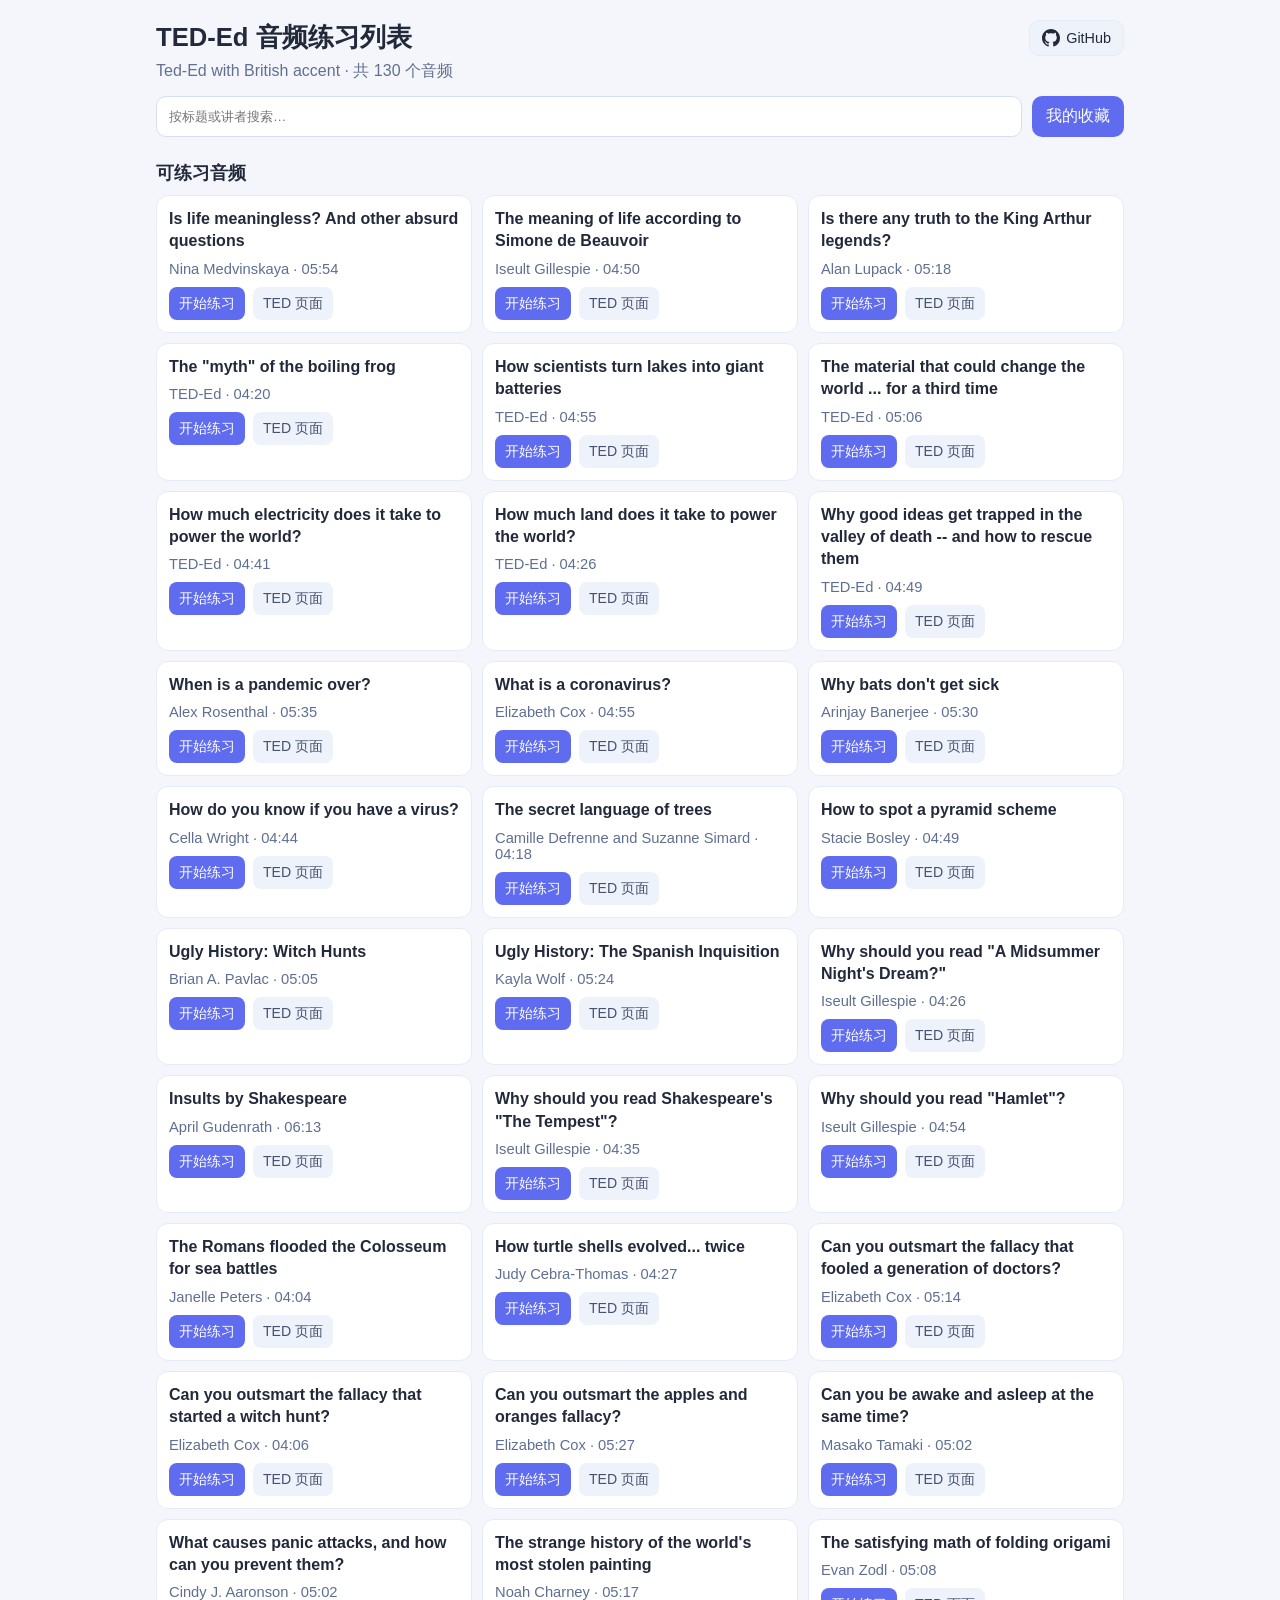
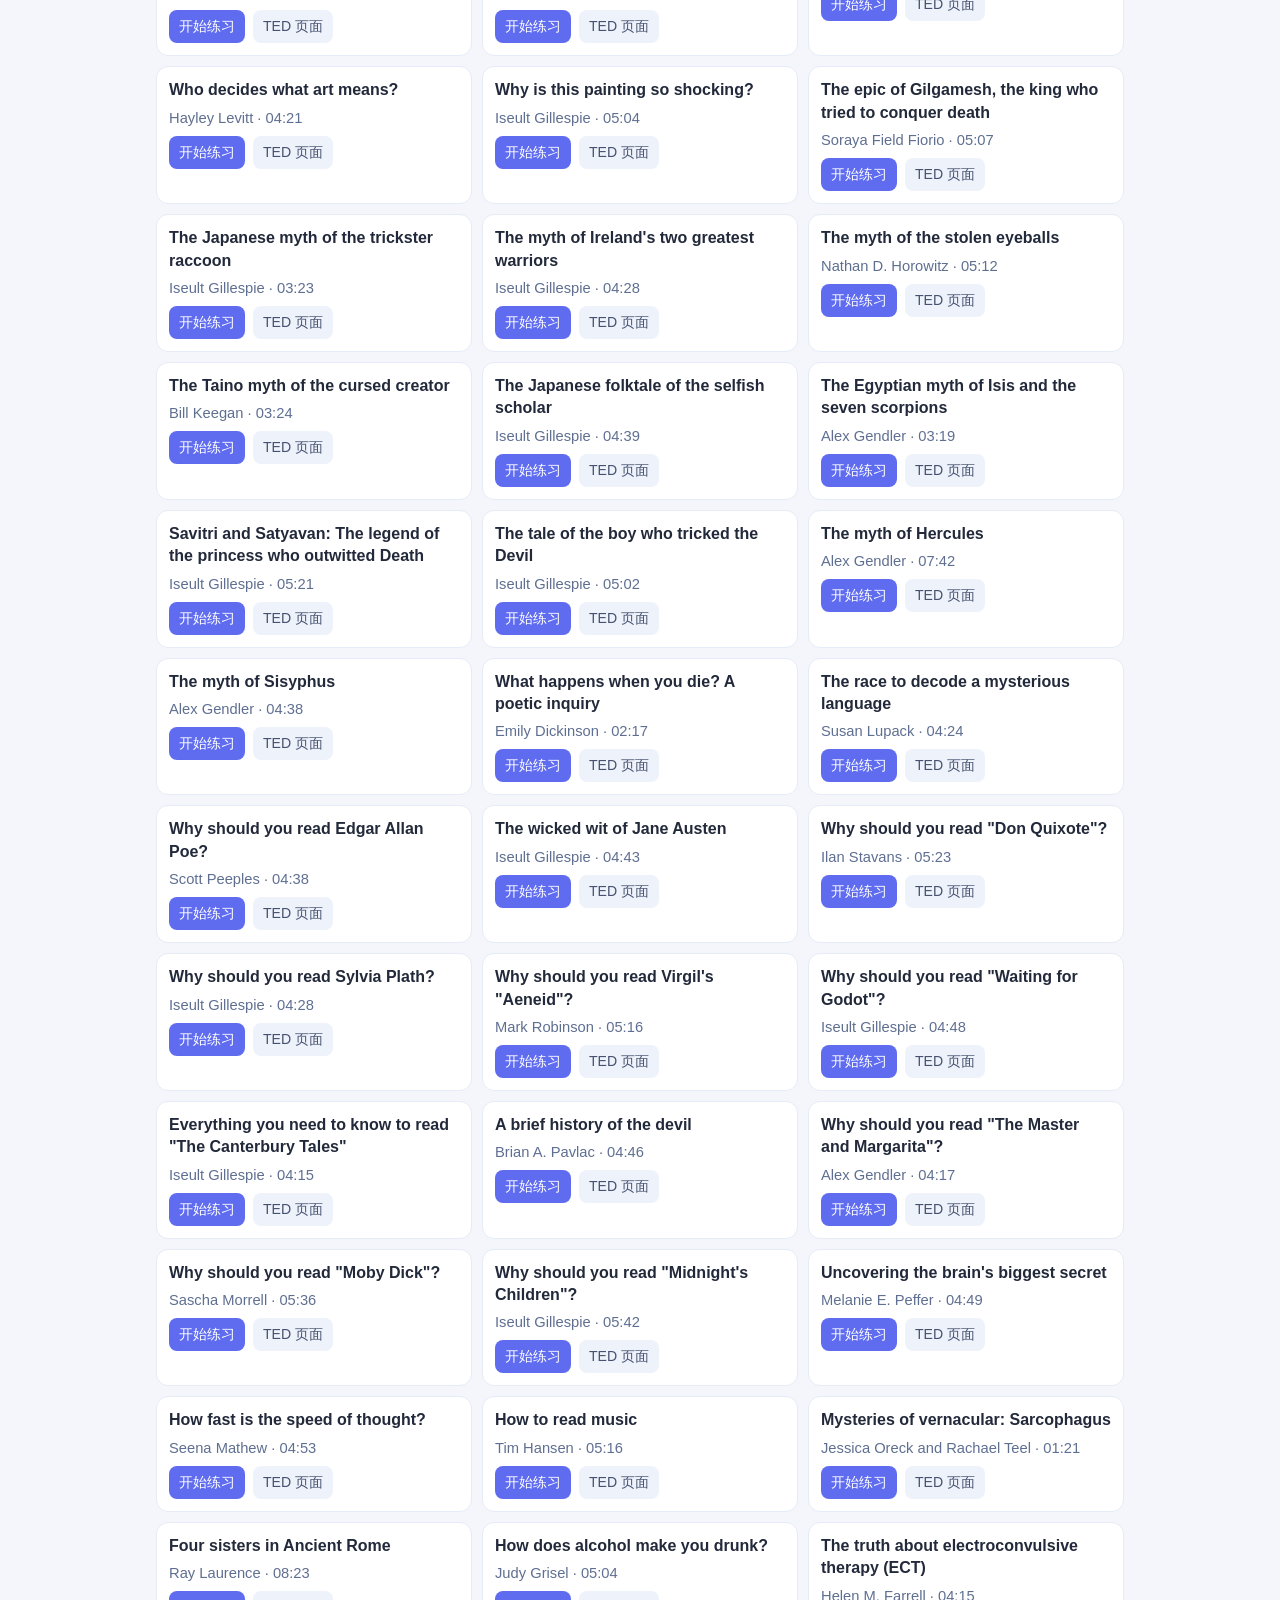
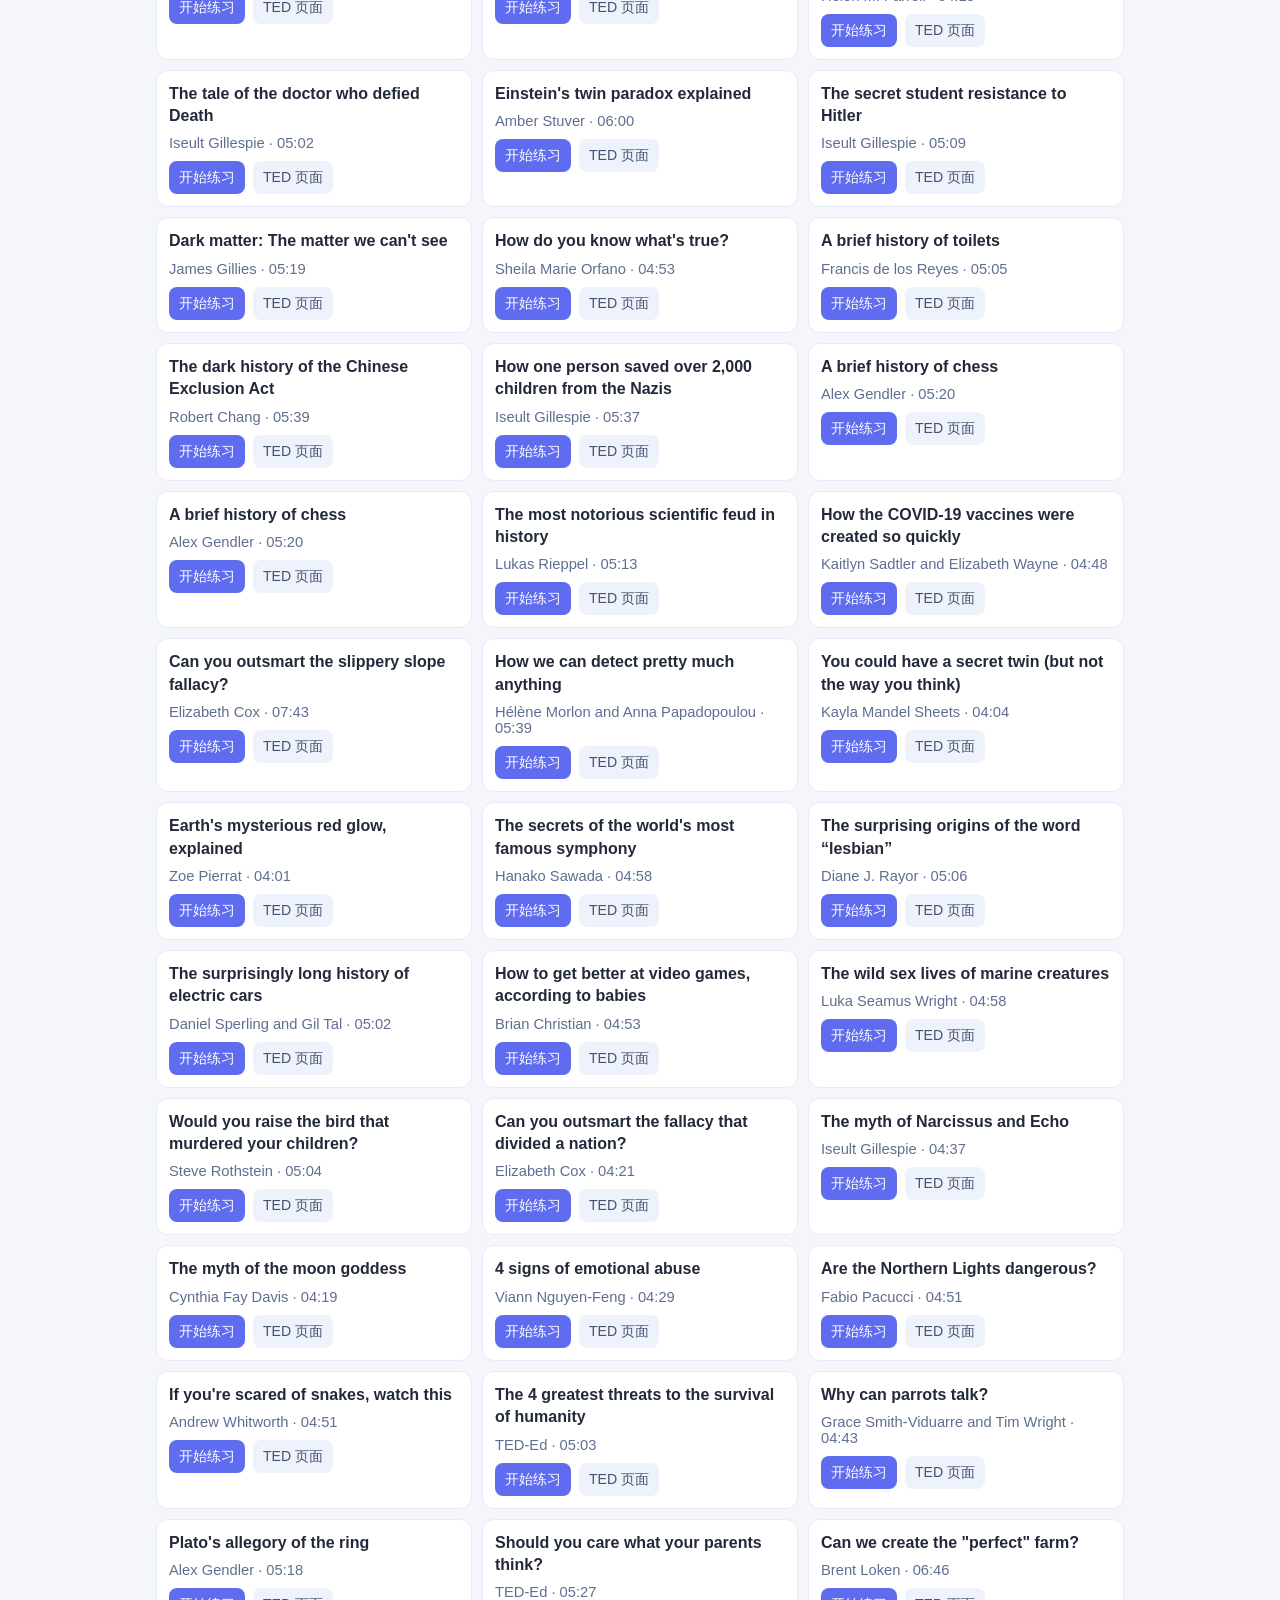
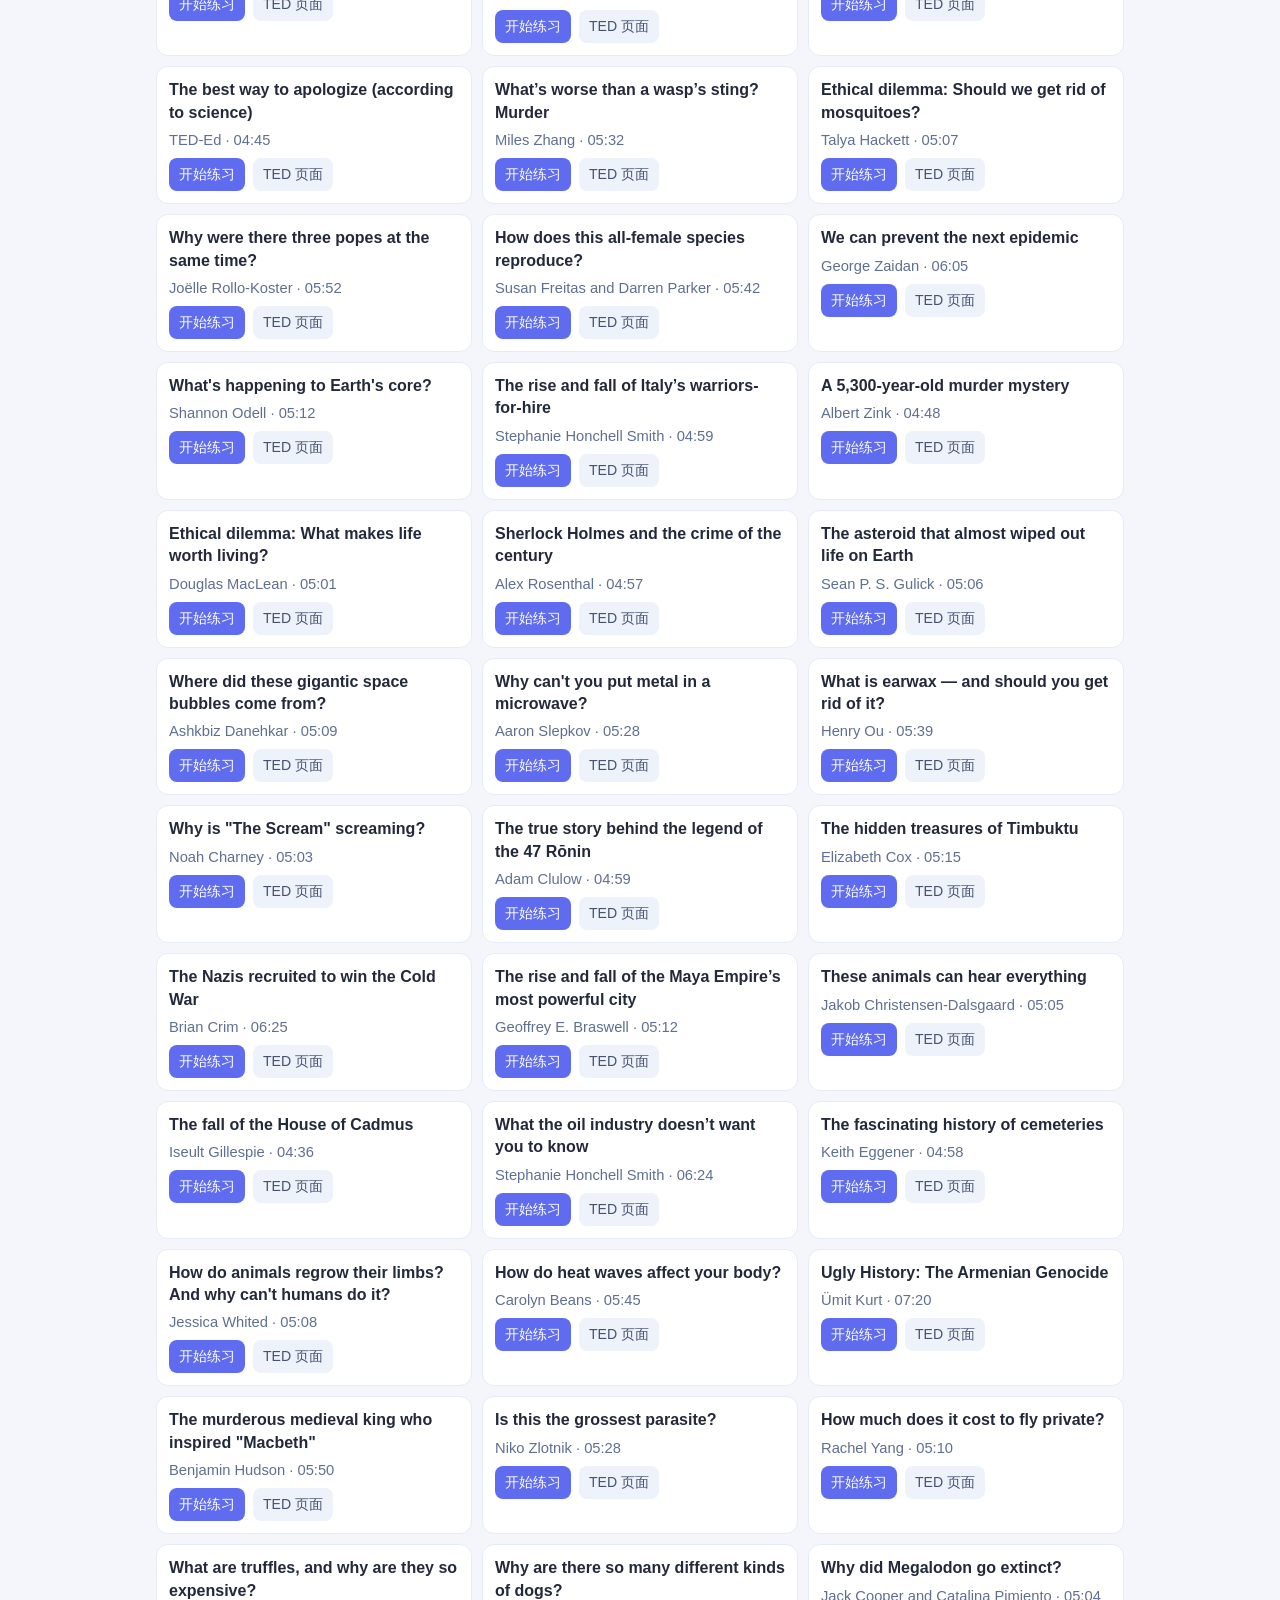
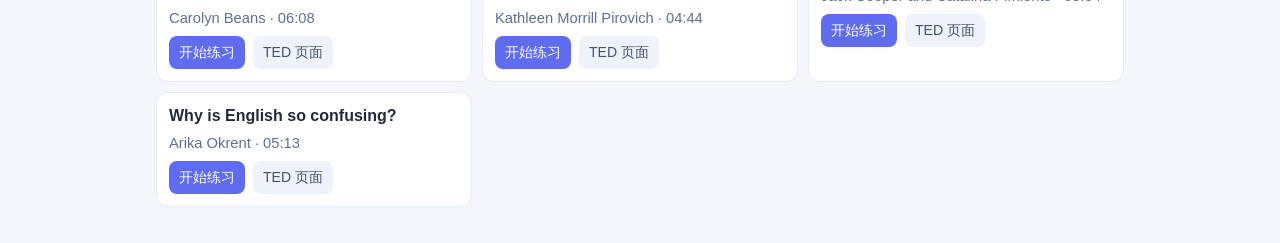
<file: index.html>
<!doctype html>
<html lang="zh-CN">
  <head>
    <meta charset="UTF-8" />
    <meta name="viewport" content="width=device-width, initial-scale=1.0" />
    <title>TED-Ed 音频练习列表</title>
    <link rel="stylesheet" href="home.css" />
  </head>
  <body>
    <main class="container">
      <header class="header">
        <div class="header-text">
          <h1>TED-Ed 音频练习列表</h1>
          <p id="playlistMeta">正在加载清单…</p>
        </div>
        <a
          class="github-link"
          href="https://github.com/BevilWang/TED-Ed-Listening-Practice"
          target="_blank"
          rel="noopener"
          title="在 GitHub 查看源码"
          aria-label="GitHub 仓库"
        >
          <svg viewBox="0 0 16 16" width="18" height="18" aria-hidden="true" fill="currentColor">
            <path d="M8 0C3.58 0 0 3.58 0 8c0 3.54 2.29 6.53 5.47 7.59.4.07.55-.17.55-.38 0-.19-.01-.82-.01-1.49-2.01.37-2.53-.49-2.69-.94-.09-.23-.48-.94-.82-1.13-.28-.15-.68-.52-.01-.53.63-.01 1.08.58 1.23.82.72 1.21 1.87.87 2.33.66.07-.52.28-.87.51-1.07-1.78-.2-3.64-.89-3.64-3.95 0-.87.31-1.59.82-2.15-.08-.2-.36-1.02.08-2.12 0 0 .67-.21 2.2.82.64-.18 1.32-.27 2-.27.68 0 1.36.09 2 .27 1.53-1.04 2.2-.82 2.2-.82.44 1.1.16 1.92.08 2.12.51.56.82 1.27.82 2.15 0 3.07-1.87 3.75-3.65 3.95.29.25.54.73.54 1.48 0 1.07-.01 1.93-.01 2.2 0 .21.15.46.55.38A8.013 8.013 0 0016 8c0-4.42-3.58-8-8-8z"></path>
          </svg>
          <span>GitHub</span>
        </a>
      </header>

      <section class="toolbar">
        <input id="searchInput" type="search" placeholder="按标题或讲者搜索…" />
        <a class="link-btn" href="favorites.html">我的收藏</a>
      </section>

      <section>
        <h2>可练习音频</h2>
        <div id="talkList" class="talk-list"></div>
      </section>
    </main>

    <script src="home.js?v=20260210-3"></script>
  </body>
</html>
</file>
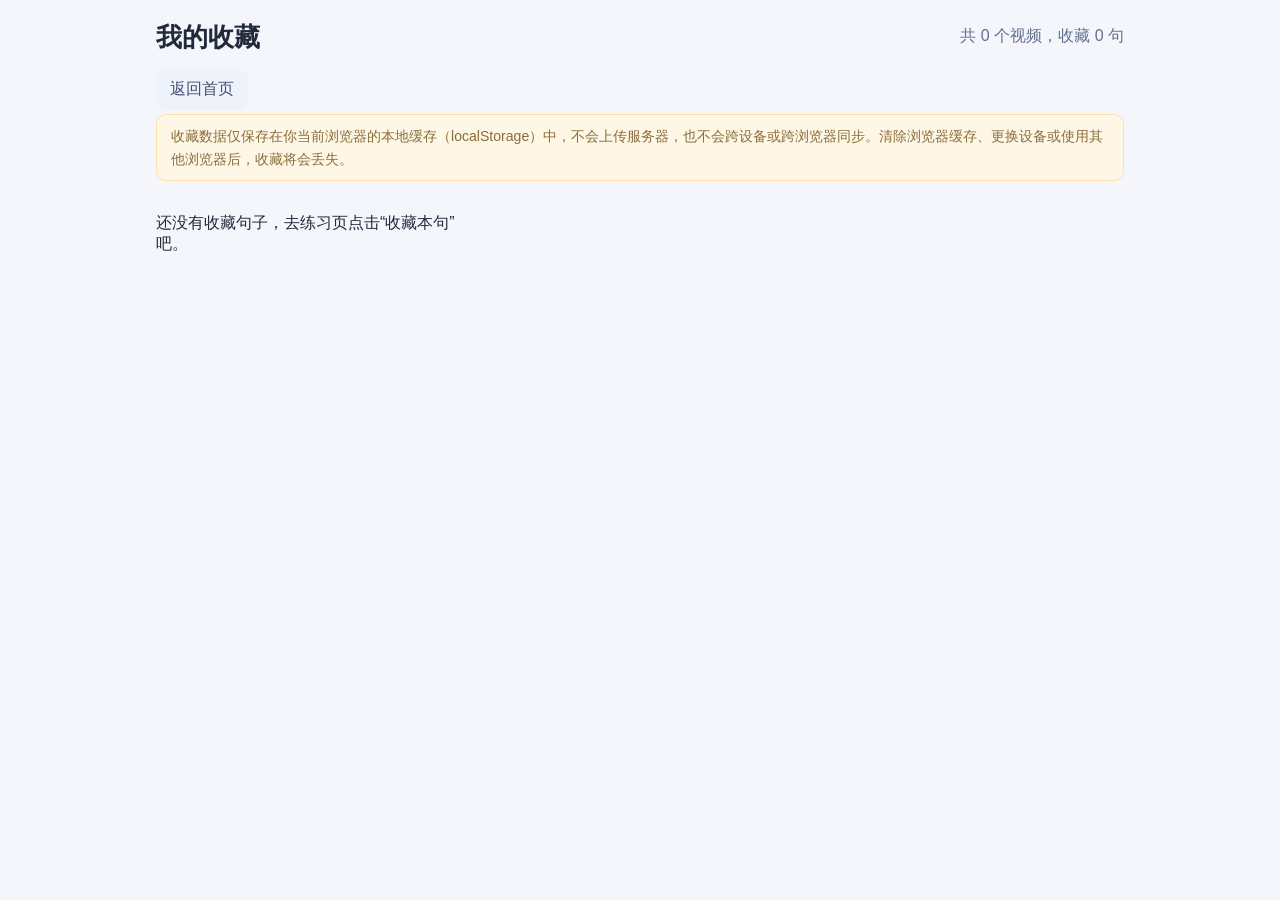
<file: favorites.html>
<!doctype html>
<html lang="zh-CN">
  <head>
    <meta charset="UTF-8" />
    <meta name="viewport" content="width=device-width, initial-scale=1.0" />
    <title>我的收藏</title>
    <link rel="stylesheet" href="home.css" />
    <link rel="stylesheet" href="favorites.css" />
  </head>
  <body>
    <main class="container">
      <header class="header">
        <h1>我的收藏</h1>
        <p id="favoriteMeta">正在加载收藏…</p>
      </header>

      <section class="toolbar">
        <a class="link-btn secondary" href="index.html">返回首页</a>
      </section>

      <p class="storage-note">
        收藏数据仅保存在你当前浏览器的本地缓存（localStorage）中，不会上传服务器，也不会跨设备或跨浏览器同步。清除浏览器缓存、更换设备或使用其他浏览器后，收藏将会丢失。
      </p>

      <section>
        <div id="favoriteList" class="talk-list"></div>
      </section>
    </main>

    <script src="favorites.js?v=20260210-4"></script>
  </body>
</html>
</file>
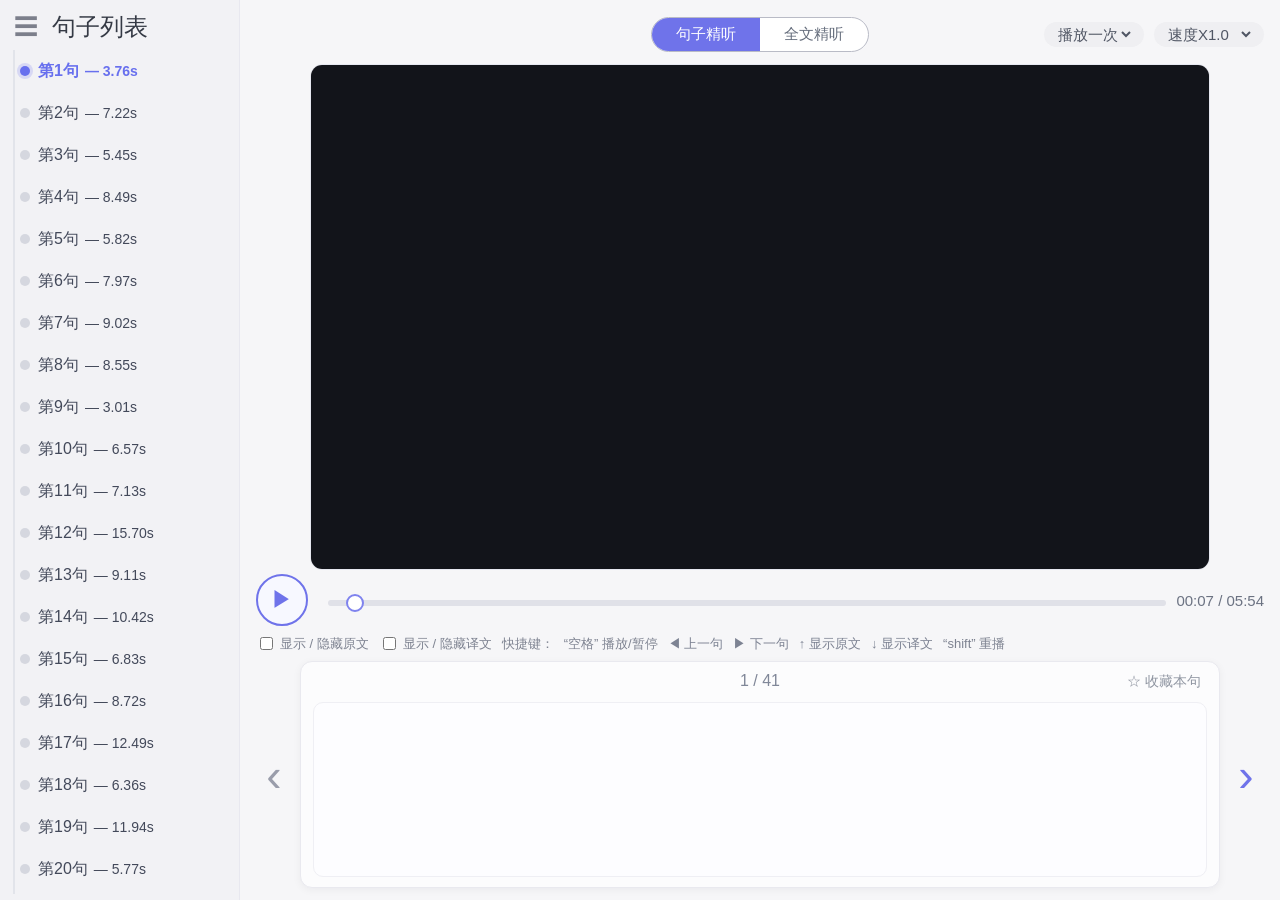
<file: practice.html>
<!doctype html>
<html lang="zh-CN">
  <head>
    <meta charset="UTF-8" />
    <meta name="viewport" content="width=device-width, initial-scale=1.0" />
    <title>TED 精听练习</title>
    <link rel="stylesheet" href="styles.css?v=20260210-3" />
  </head>
  <body>
    <div class="page">
      <aside id="sidebar" class="sidebar">
        <div class="sidebar-head">
          <button id="toggleSidebarBtn" class="icon-btn" type="button" aria-label="切换句子列表">☰</button>
          <span class="sidebar-title">句子列表</span>
        </div>
        <div id="sentenceTimeline" class="sentence-timeline"></div>
      </aside>

      <main class="main">
        <header class="topbar">
          <div class="mode-switch">
            <button id="sentenceTab" class="mode-btn active" type="button">句子精听</button>
            <button id="fullTab" class="mode-btn" type="button">全文精听</button>
          </div>
          <div class="top-selects">
            <label class="select-pill">
              <select id="repeatSelect">
                <option value="1">播放一次</option>
                <option value="2">播放两次</option>
                <option value="3">播放三次</option>
                <option value="5">播放五次</option>
              </select>
            </label>
            <label class="select-pill">
              <select id="speedSelect">
                <option value="0.75">速度X0.75</option>
                <option value="0.9">速度X0.9</option>
                <option value="1" selected>速度X1.0</option>
                <option value="1.1">速度X1.1</option>
                <option value="1.25">速度X1.25</option>
              </select>
            </label>
          </div>
        </header>

        <section class="media-wrap">
          <video
            id="audio"
            class="media-player"
            preload="metadata"
            playsinline
            webkit-playsinline
            controlslist="nofullscreen nodownload noplaybackrate"
            disablepictureinpicture
          ></video>
        </section>

        <section class="player-row">
          <button id="playPauseBtn" class="play-btn" type="button" aria-label="播放或暂停">▶</button>
          <div class="progress-wrap">
            <input id="progressBar" type="range" min="0" max="1000" value="0" />
          </div>
          <div id="timeDisplay" class="time-display">00:00 / 00:00</div>
        </section>

        <section class="shortcut-row">
          <label class="check-item">
            <input id="showOriginalCheckbox" type="checkbox" />
            显示 / 隐藏原文
          </label>
          <label class="check-item">
            <input id="showTranslationCheckbox" type="checkbox" />
            显示 / 隐藏译文
          </label>
          <span>快捷键：</span>
          <span>“空格” 播放/暂停</span>
          <button id="prevQuickBtn" class="text-btn" type="button">◀ 上一句</button>
          <button id="nextQuickBtn" class="text-btn" type="button">▶ 下一句</button>
          <button id="showOriginalBtn" class="text-btn" type="button">↑ 显示原文</button>
          <button id="showTranslationBtn" class="text-btn" type="button">↓ 显示译文</button>
          <span>“shift” 重播</span>
        </section>

        <section class="practice-wrap">
          <button id="prevSentenceBtn" class="side-arrow left" type="button" aria-label="上一句">‹</button>
          <article class="practice-card">
            <div id="cardHead" class="card-head">
              <span id="sentencePosition">1 / 1</span>
              <button id="favoriteBtn" class="collect-btn" type="button">☆ 收藏本句</button>
            </div>
            <div id="displayBox" class="display-box">
              <div id="sentenceView" class="sentence-view">
                <p id="displayOriginal" class="display-original hidden"></p>
                <p id="displayTranslation" class="display-translation hidden"></p>
              </div>
              <div id="fullView" class="full-view hidden">
                <div id="fullTranscriptList" class="full-transcript-list"></div>
              </div>
            </div>
          </article>
          <button id="nextSentenceBtn" class="side-arrow right" type="button" aria-label="下一句">›</button>
        </section>
      </main>
    </div>

    <script src="bootstrap.js?v=20260210-8"></script>
  </body>
</html>
</file>
<file: home.css>
:root {
  font-family: "Segoe UI", "PingFang SC", "Microsoft YaHei", sans-serif;
  color: #22293a;
}

* {
  box-sizing: border-box;
}

body {
  margin: 0;
  background: #f4f6fb;
}

.container {
  max-width: 1000px;
  margin: 0 auto;
  padding: 20px 16px 36px;
}

.header {
  display: flex;
  align-items: flex-start;
  justify-content: space-between;
  gap: 12px;
}

.header h1 {
  margin: 0;
  font-size: 1.6rem;
}

.github-link {
  display: inline-flex;
  align-items: center;
  gap: 6px;
  flex-shrink: 0;
  text-decoration: none;
  color: #22293a;
  background: #eef2fb;
  border: 1px solid #e5ebf7;
  border-radius: 10px;
  padding: 8px 12px;
  font-size: 0.9rem;
  white-space: nowrap;
}

.github-link:hover {
  background: #e3e9f7;
}

.header p {
  margin: 6px 0 0;
  color: #62708f;
}

.toolbar {
  margin-top: 14px;
  display: flex;
  flex-wrap: wrap;
  gap: 10px;
}

.toolbar input {
  flex: 1;
  min-width: 220px;
  border: 1px solid #d5dff1;
  border-radius: 10px;
  padding: 10px 12px;
}

.link-btn {
  text-decoration: none;
  color: #fff;
  background: #5f6cf0;
  border-radius: 10px;
  padding: 10px 14px;
}

h2 {
  margin: 24px 0 10px;
  font-size: 1.1rem;
}

.talk-list {
  display: grid;
  grid-template-columns: repeat(auto-fill, minmax(280px, 1fr));
  gap: 10px;
}

.talk-item {
  background: #fff;
  border: 1px solid #e5ebf7;
  border-radius: 12px;
  padding: 12px;
}

.talk-title {
  margin: 0;
  font-weight: 600;
  line-height: 1.4;
}

.talk-meta {
  margin: 8px 0 0;
  color: #5f6f91;
  font-size: 0.92rem;
}

.talk-actions {
  margin-top: 10px;
  display: flex;
  gap: 8px;
  align-items: center;
}

.start-btn,
.ted-link {
  text-decoration: none;
  border-radius: 8px;
  padding: 7px 10px;
  font-size: 0.88rem;
}

.start-btn {
  color: #fff;
  background: #5f6cf0;
}

.ted-link {
  color: #46526f;
  background: #eef2fb;
}

.unmatched-list {
  margin: 0;
  padding-left: 20px;
  color: #5f6c89;
}
</file>
<file: favorites.css>
.link-btn.secondary {
  color: #46526f;
  background: #eef2fb;
}

.storage-note {
  margin: 4px 0 16px;
  padding: 10px 14px;
  border-radius: 10px;
  background: #fff7e6;
  border: 1px solid #ffe1a8;
  color: #8a6d3b;
  font-size: 0.88rem;
  line-height: 1.6;
}

.favorite-item {
  display: flex;
  flex-direction: column;
  gap: 10px;
}

.favorite-text,
.favorite-translation {
  margin: 0;
  line-height: 1.5;
}

.favorite-text {
  color: #1e2738;
}

.favorite-translation {
  color: #5f6f91;
}

.remove-btn {
  border: 0;
  border-radius: 8px;
  padding: 7px 10px;
  font-size: 0.88rem;
  color: #46526f;
  background: #eef2fb;
  cursor: pointer;
}

.favorite-sentence-list {
  display: flex;
  flex-direction: column;
  gap: 8px;
  border-top: 1px solid #eef2fb;
  padding-top: 10px;
}

.favorite-sentence-row {
  display: flex;
  align-items: center;
  justify-content: space-between;
  gap: 10px;
}

.favorite-sentence-meta {
  color: #5f6f91;
  font-size: 0.9rem;
}

.favorite-row-actions {
  display: inline-flex;
  gap: 8px;
  align-items: center;
}

.text-link-btn {
  text-decoration: none;
  border-radius: 8px;
  padding: 7px 10px;
  font-size: 0.88rem;
  color: #fff;
  background: #5f6cf0;
}

.hidden {
  display: none !important;
}
</file>
<file: styles.css>
:root {
  font-family: "PingFang SC", "Microsoft YaHei", "Segoe UI", sans-serif;
  color: #353a45;
}

* {
  box-sizing: border-box;
}

body {
  margin: 0;
  background: #f6f6f8;
  font-size: 15px;
}

button,
select {
  font: inherit;
}

.hidden {
  display: none !important;
}

.page {
  display: flex;
  height: 100vh;
}

.sidebar {
  width: 240px;
  background: #f2f2f5;
  border-right: 1px solid #e8e8ef;
  padding: 10px 8px 8px;
  transition: width 0.2s ease;
}

.sidebar.collapsed {
  width: 76px;
}

.sidebar.collapsed .sidebar-title,
.sidebar.collapsed .sentence-label,
.sidebar.collapsed .sentence-duration {
  display: none;
}

.sidebar-head {
  display: flex;
  align-items: center;
  gap: 8px;
  height: 34px;
}

.icon-btn {
  border: none;
  background: transparent;
  color: #7c7f8b;
  font-size: 24px;
  line-height: 1;
  cursor: pointer;
}

.sidebar-title {
  font-size: 24px;
  line-height: 1;
}

.sentence-timeline {
  margin-top: 6px;
  height: calc(100vh - 56px);
  overflow: auto;
  padding-left: 2px;
}

.sentence-item {
  width: 100%;
  border: none;
  background: transparent;
  text-align: left;
  position: relative;
  display: flex;
  align-items: center;
  gap: 8px;
  min-height: 42px;
  cursor: pointer;
  color: #43495a;
  padding: 0 6px 0 10px;
}

.sentence-actions {
  margin-left: auto;
  display: inline-flex;
  align-items: center;
}

.sentence-unfavorite-btn {
  border: 0;
  border-radius: 6px;
  padding: 4px 8px;
  font-size: 12px;
  color: #57617a;
  background: #eceff7;
  cursor: pointer;
}

.sentence-unfavorite-btn:hover {
  background: #dfe5f5;
}

.sentence-item::before {
  content: "";
  position: absolute;
  left: 3px;
  top: 0;
  bottom: 0;
  width: 2px;
  background: #e2e4ea;
}

.sentence-dot {
  position: relative;
  z-index: 1;
  width: 10px;
  height: 10px;
  border-radius: 50%;
  background: #d5d7df;
}

.sentence-item.active {
  color: #6870ee;
  font-weight: 600;
}

.sentence-item.active .sentence-dot {
  background: #6870ee;
  box-shadow: 0 0 0 3px rgba(104, 112, 238, 0.2);
}

.sentence-content {
  display: flex;
  align-items: baseline;
  gap: 6px;
  white-space: nowrap;
}

.sentence-label {
  font-size: 16px;
  line-height: 1;
}

.sentence-duration {
  font-size: 14px;
  line-height: 1;
}

.main {
  flex: 1;
  min-width: 0;
  height: 100vh;
  display: flex;
  flex-direction: column;
  overflow: hidden;
  padding: 12px 16px;
}

.topbar {
  position: relative;
  min-height: 44px;
  display: flex;
  justify-content: center;
  align-items: center;
  flex-shrink: 0;
}

.mode-switch {
  display: inline-flex;
  border: 1px solid #b9bbc6;
  border-radius: 22px;
  overflow: hidden;
  background: #fff;
}

.mode-btn {
  min-width: 108px;
  border: none;
  background: transparent;
  color: #656d7c;
  padding: 7px 14px;
  cursor: pointer;
}

.mode-btn.active {
  background: #6f73ea;
  color: #fff;
}

.top-selects {
  position: absolute;
  right: 0;
  display: flex;
  gap: 10px;
}

.media-wrap {
  margin-top: 8px;
  width: min(100%, 900px);
  margin-inline: auto;
  align-self: center;
  aspect-ratio: 16 / 9;
  border: 1px solid #e6e8f0;
  border-radius: 12px;
  overflow: hidden;
  background: #12141a;
  flex-shrink: 0;
}

.media-player {
  width: 100%;
  height: 100%;
  display: block;
  background: #12141a;
}

.select-pill {
  border-radius: 16px;
  background: #efeff2;
  padding: 3px 10px;
}

.select-pill select {
  border: none;
  background: transparent;
  color: #505664;
  outline: none;
  cursor: pointer;
}

.player-row {
  margin-top: 4px;
  display: grid;
  grid-template-columns: 58px minmax(220px, 1fr) auto;
  align-items: center;
  gap: 12px;
  flex-shrink: 0;
}

.play-btn {
  width: 52px;
  height: 52px;
  border: 2px solid #6f73ea;
  border-radius: 50%;
  background: #f7f8ff;
  color: #6f73ea;
  font-size: 22px;
  line-height: 1;
  cursor: pointer;
}

#progressBar {
  width: 100%;
  appearance: none;
  -webkit-appearance: none;
  height: 6px;
  border-radius: 6px;
  background: #e0e1e8;
  outline: none;
}

#progressBar::-webkit-slider-thumb {
  appearance: none;
  -webkit-appearance: none;
  width: 18px;
  height: 18px;
  border-radius: 50%;
  border: 2px solid #7f83ee;
  background: #fff;
  cursor: pointer;
}

#progressBar::-moz-range-thumb {
  width: 18px;
  height: 18px;
  border-radius: 50%;
  border: 2px solid #7f83ee;
  background: #fff;
  cursor: pointer;
}

.time-display {
  white-space: nowrap;
  color: #6b7282;
  font-size: 15px;
}

.shortcut-row {
  margin-top: 8px;
  display: flex;
  align-items: center;
  flex-wrap: wrap;
  gap: 10px;
  color: #7e8391;
  font-size: 13px;
  flex-shrink: 0;
}

.check-item {
  display: inline-flex;
  align-items: center;
  gap: 4px;
}

.check-item input {
  accent-color: #6f73ea;
}

.text-btn {
  border: none;
  background: transparent;
  color: #7d8393;
  padding: 0;
  cursor: pointer;
}

.practice-wrap {
  margin-top: 8px;
  display: grid;
  grid-template-columns: 36px minmax(300px, 1fr) 36px;
  align-items: center;
  gap: 8px;
  flex: 1;
  min-height: 0;
}

.side-arrow {
  border: none;
  background: transparent;
  font-size: 46px;
  line-height: 1;
  cursor: pointer;
  color: #9a9dab;
}

.side-arrow.right {
  color: #6f73ea;
}

.practice-card {
  height: 100%;
  min-height: 0;
  background: #fcfcfd;
  border: 1px solid #e9e9ef;
  border-radius: 12px;
  box-shadow: 0 2px 8px rgba(20, 28, 45, 0.05);
  padding: 10px 12px;
}

.card-head {
  display: flex;
  justify-content: center;
  position: relative;
  min-height: 22px;
}

#sentencePosition {
  color: #808798;
  font-size: 16px;
}

.collect-btn {
  position: absolute;
  right: 0;
  top: 0;
  border: none;
  background: transparent;
  color: #8f95a1;
  font-size: 14px;
  cursor: pointer;
}

.display-box {
  margin-top: 8px;
  border: 1px solid #efeff4;
  border-radius: 10px;
  height: calc(100% - 30px);
  min-height: 0;
  background: #fdfdff;
  display: flex;
  flex-direction: column;
  justify-content: center;
  align-items: center;
  text-align: center;
  padding: 10px;
  gap: 10px;
  cursor: default;
}

.sentence-view {
  width: 100%;
  min-height: 100%;
  display: flex;
  flex-direction: column;
  justify-content: center;
  align-items: center;
  text-align: center;
  gap: 10px;
}

.full-view {
  width: 100%;
  min-height: 100%;
  display: flex;
  flex-direction: column;
}

.full-transcript-list {
  width: 100%;
  height: 100%;
  overflow: auto;
  padding: 4px 8px;
}

.full-line {
  padding: 8px 8px 8px 8px;
  border-bottom: 1px solid #f1f1f6;
  cursor: pointer;
}

.full-line:last-child {
  border-bottom: none;
}

.full-line.active .full-line-en,
.full-line.active .full-line-zh,
.full-line.active .full-line-no {
  color: #6f73ea;
}

.full-line-en-row {
  display: flex;
  align-items: flex-start;
  gap: 8px;
}

.full-line-no {
  color: #4e566a;
  min-width: 28px;
}

.full-line-en {
  color: #2f3647;
  line-height: 1.5;
}

.full-line-zh {
  margin: 4px 0 0 36px;
  color: #4f5971;
  line-height: 1.5;
}

.display-hint {
  color: #6f73ea;
  margin: 0;
  font-size: 15px;
}

.display-original {
  margin: 0;
  max-width: 92%;
  color: #3f4658;
  font-size: 24px;
  line-height: 1.6;
}

.display-translation {
  margin: 0;
  max-width: 92%;
  color: #70788c;
  font-size: 19px;
  line-height: 1.6;
}

.full-mode .card-head {
  display: none;
}

.full-mode .display-box {
  cursor: default;
  align-items: stretch;
  justify-content: flex-start;
  text-align: left;
  padding: 4px;
  height: calc(100% - 4px);
}

.full-mode .side-arrow {
  visibility: hidden;
  pointer-events: none;
}

.full-mode #showOriginalBtn,
.full-mode #showTranslationBtn {
  display: none;
}

@media (max-width: 980px) {
  .page {
    flex-direction: column;
    height: auto;
    min-height: 100vh;
  }

  .sidebar {
    width: 100%;
    height: 200px;
    border-right: none;
    border-bottom: 1px solid #e8e8ef;
  }

  .sentence-timeline {
    height: 144px;
  }

  .main {
    height: auto;
    overflow: visible;
  }

  .media-wrap {
    width: 100%;
  }

  .topbar {
    justify-content: space-between;
  }

  .top-selects {
    position: static;
  }

  .practice-wrap {
    grid-template-columns: 30px 1fr 30px;
    min-height: 420px;
  }

  .side-arrow {
    font-size: 34px;
  }

  .display-original {
    font-size: 20px;
  }

  .display-translation {
    font-size: 16px;
  }
}
</file>
